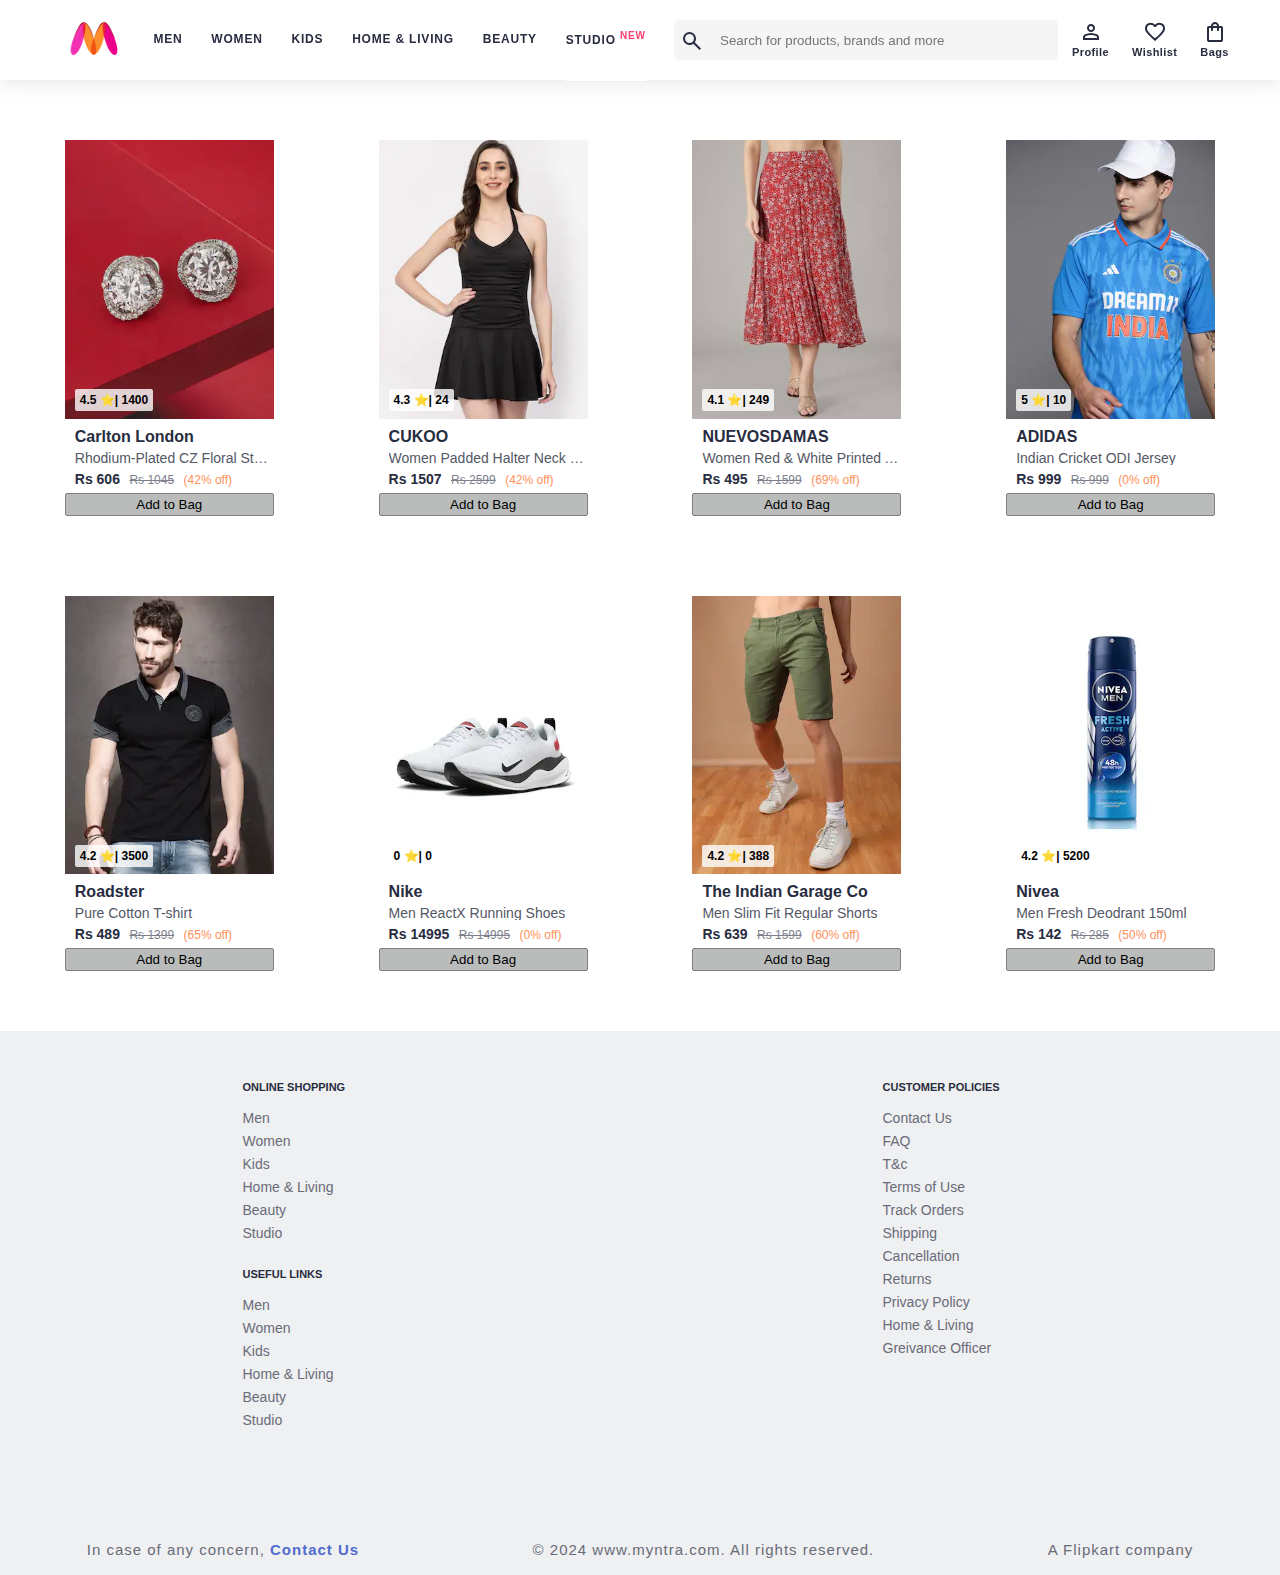
<file: 1-pre-built-bundle/old-clone-my/index.html>
<!DOCTYPE html>
<html lang="en">
<head>
    
    <link rel="stylesheet" href="css/index.css">
    <link rel="stylesheet" href="https://fonts.googleapis.com/css2?family=Material+Symbols+Outlined:opsz,wght,FILL,GRAD@20..48,100..700,0..1,-50..200" />
    <title>Myntra Clone</title>
</head>
<body>
    <header>
        <div class="logo_container">
            <a href="index.html"><img class="myntra_logo" src="images/myntra_logo.webp" alt="myntra_logo"></a>
        </div>
        <nav class="nav_bar">
            <a id="Men" href="#">Men</a>
            <a id="Women" href="#">Women</a>
            <a id="Kids" href="#">Kids</a>
            <a id="Home" href="#">Home & Living</a>
            <a  id="Beauty" href="#">Beauty</a>
            <a id="Studio" href="#">Studio <sup>New</sup></a>
        </nav>
        <div class="search_bar">
            <span class="material-symbols-outlined">
                search
            </span>
            <input placeholder="Search for products, brands and more">
        </div>
        <a class="add-to-cart" href="pages/bag.html">
        <div class="action_bar">
        
          <div class="action-container">
            <span class="material-symbols-outlined">
                person
            </span>
            <span>Profile</span>
          </div>
           
          <div class="action-container">
            <span class="material-symbols-outlined">
                favorite
            </span>
            <span>Wishlist</span>
          </div>
            
          <div class="action-container">
            <span class="material-symbols-outlined">
                shopping_bag
            </span>
            <span>Bags</span>
            <span class="bag-item-count">0</span>
          </div>
       
        </div>
    </a>
    </header>
    <main>     
       <div class="items-container">
          
       </div>
    </main>
    <footer>
    <div class="footer-container">
        <div class="left-most1">
            <h3 class="online-shopping">online shopping</h3>
                <div class="footer-container1">
                    <a  href="#">Men</a>
                    <a  href="#">Women</a>
                    <a  href="#">Kids</a>
                    <a  href="#">Home & Living</a>
                    <a   href="#">Beauty</a>
                    <a  href="#">Studio </a>
                </div>
                <h3 class="usefull-link">USEFUL LINKS</h3>
                <div class="footer-container1">
                    <a  href="#">Men</a>
                    <a  href="#">Women</a>
                    <a  href="#">Kids</a>
                    <a  href="#">Home & Living</a>
                    <a   href="#">Beauty</a>
                    <a  href="#">Studio </a>
                </div>
        </div>    
        <div class="left-most1">
            <h3 class="online-shopping">CUSTOMER POLICIES</h3>
                <div class="footer-container1">
                    <a  href="#">Contact Us</a>
                    <a  href="#">FAQ</a>
                    <a  href="#">T&c</a>
                    <a  href="#">Terms of Use</a>
                    <a   href="#">Track Orders</a>
                    <a  href="#">Shipping </a>
                    <a  href="#">Cancellation</a>
                    <a  href="#">Returns</a>
                    <a  href="#">Privacy Policy</a>
                    <a  href="#">Home & Living</a>
                    <a   href="#">Greivance Officer</a>
                </div>
                
        </div> 
        
        
    </div>
    <div class="copy-right">
        <p>In case of any concern, <span>Contact Us</span></p>
        <p>© 2024 www.myntra.com. All rights reserved.</p>
        <p>A Flipkart company</p>
         
    </div>
</footer>
  <script src="data/items.js"></script>
  <script src="script/index.js"></script>
</body>
</html>
</file>
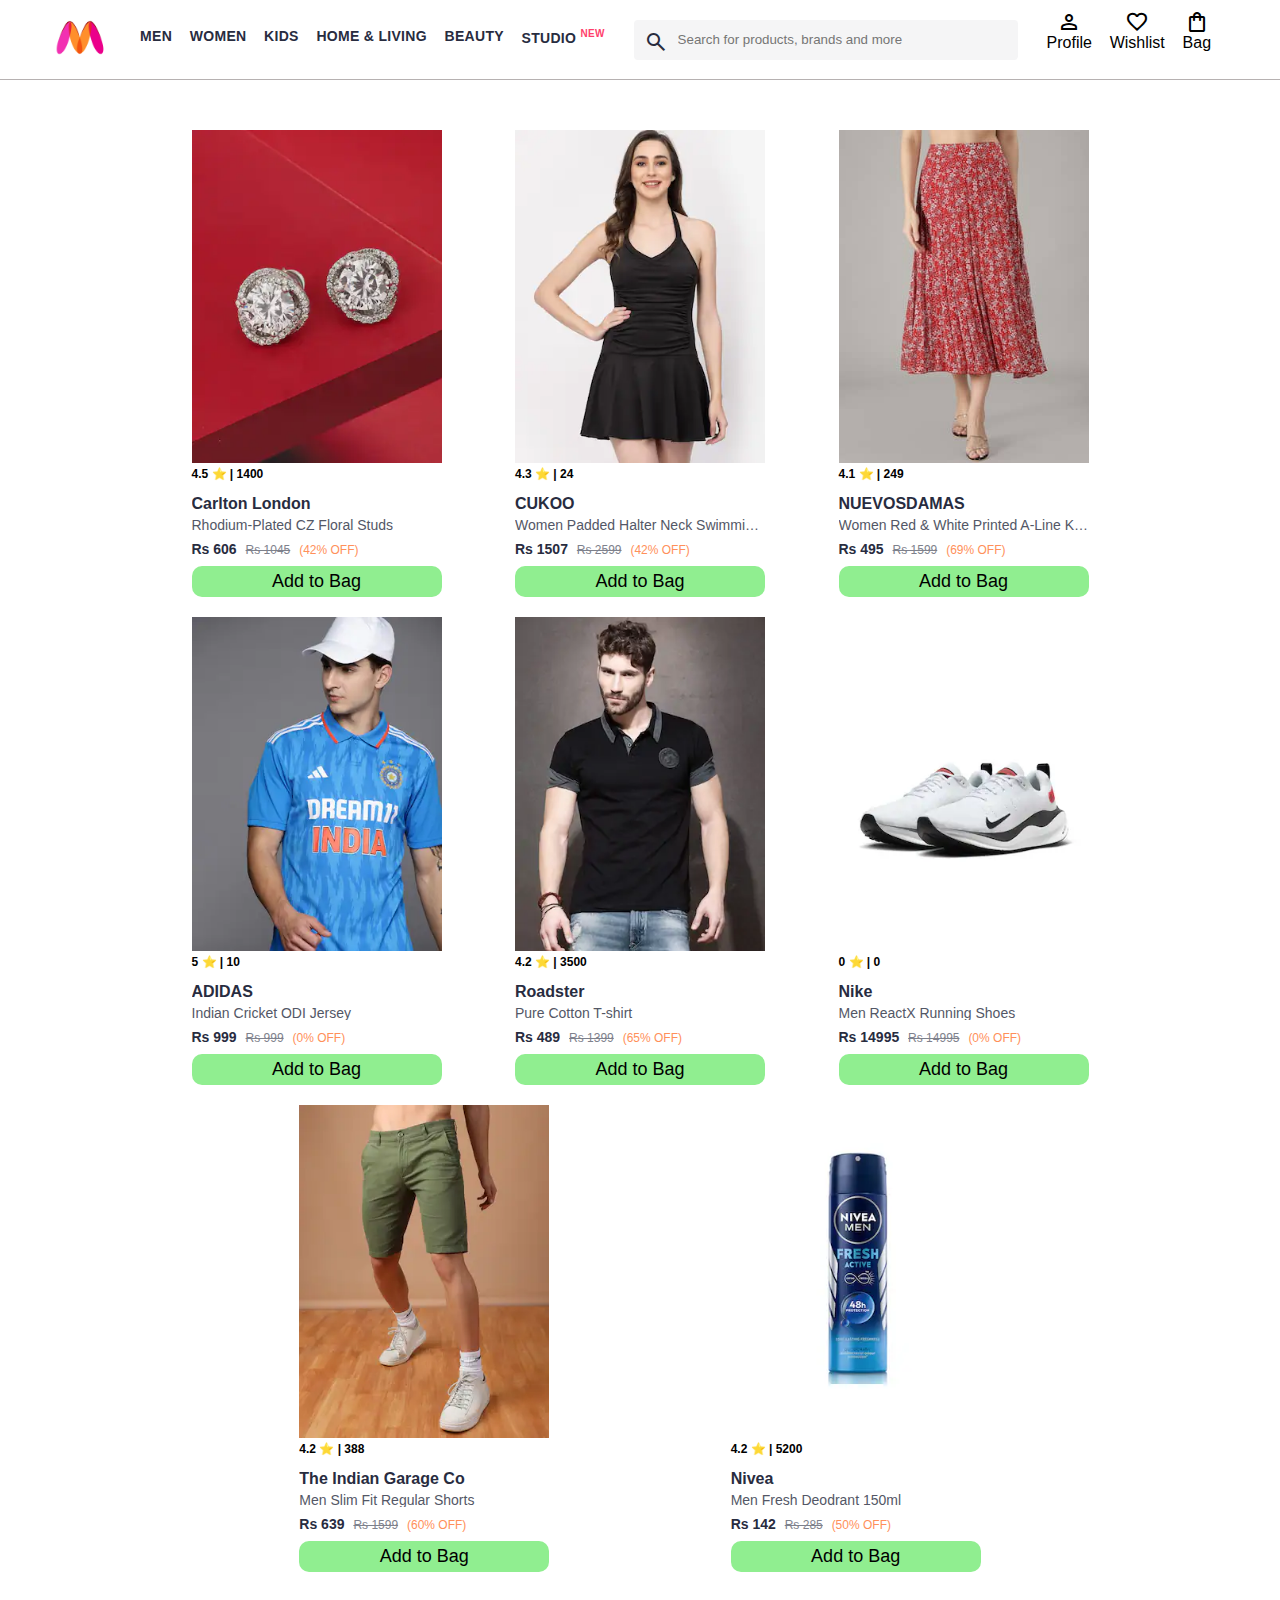
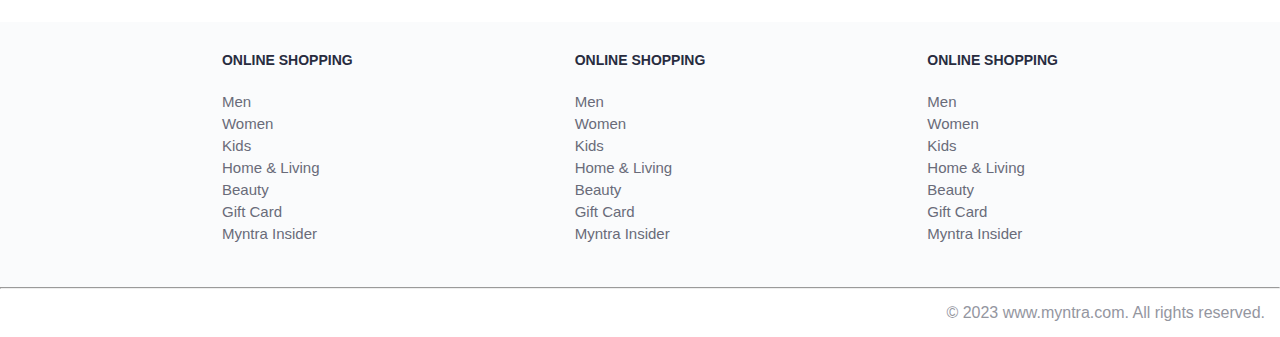
<file: 1-pre-built-bundle/old-clone/index.html>
<!DOCTYPE html>
<html lang="en">
<head>
    <title>Myntra Functional Clone</title>
    <link rel="stylesheet" href="css/index.css">
    <link rel="stylesheet" href="https://fonts.googleapis.com/css2?family=Material+Symbols+Outlined:opsz,wght,FILL,GRAD@20..48,100..700,0..1,-50..200" />
</head>
<body>
    <header>
        <div class="logo_container">
            <a href="#"><img class="myntra_home" src="images/myntra_logo.webp" alt="Myntra Home"></a>
        </div>
        <nav class="nav_bar">
            <a href="#">Men</a>
            <a href="#">Women</a>
            <a href="#">Kids</a>
            <a href="#">Home & Living</a>
            <a href="#">Beauty</a>
            <a href="#">Studio <sup>New</sup></a>
        </nav>
        <div class="search_bar">
            <span class="material-symbols-outlined search_icon">search</span>
            <input class="search_input" placeholder="Search for products, brands and more">
        </div>
        <div class="action_bar">
            <div class="action_container">
                <span class="material-symbols-outlined action_icon">person</span>
                <span class="action_name">Profile</span>
            </div>

            <div class="action_container">
                <span class="material-symbols-outlined action_icon">favorite</span>
                <span class="action_name">Wishlist</span>
            </div>

            <a class="action_container" href="pages/bag.html">
                <span class="material-symbols-outlined action_icon">shopping_bag</span>
                <span class="action_name">Bag</span>
                <span class="bag-item-count">0</span>
            </a>
        </div>
    </header>
    <main>
        <div class="items-container">
        </div>
    </main>
    <footer>
        <div class="footer_container">
            <div class="footer_column">
                <h3>ONLINE SHOPPING</h3>

                <a href="#">Men</a>
                <a href="#">Women</a>
                <a href="#">Kids</a>
                <a href="#">Home & Living</a>
                <a href="#">Beauty</a>
                <a href="#">Gift Card</a>
                <a href="#">Myntra Insider</a>
            </div>

            <div class="footer_column">
                <h3>ONLINE SHOPPING</h3>

                <a href="#">Men</a>
                <a href="#">Women</a>
                <a href="#">Kids</a>
                <a href="#">Home & Living</a>
                <a href="#">Beauty</a>
                <a href="#">Gift Card</a>
                <a href="#">Myntra Insider</a>
            </div>

            <div class="footer_column">
                <h3>ONLINE SHOPPING</h3>

                <a href="#">Men</a>
                <a href="#">Women</a>
                <a href="#">Kids</a>
                <a href="#">Home & Living</a>
                <a href="#">Beauty</a>
                <a href="#">Gift Card</a>
                <a href="#">Myntra Insider</a>
            </div>
        </div>
        <hr>

        <div class="copyright">
            © 2023 www.myntra.com. All rights reserved.
        </div>
    </footer>
    <script src="data/items.js"></script>
    <script src="scripts/index.js"></script>
</body>
</html>
</file>
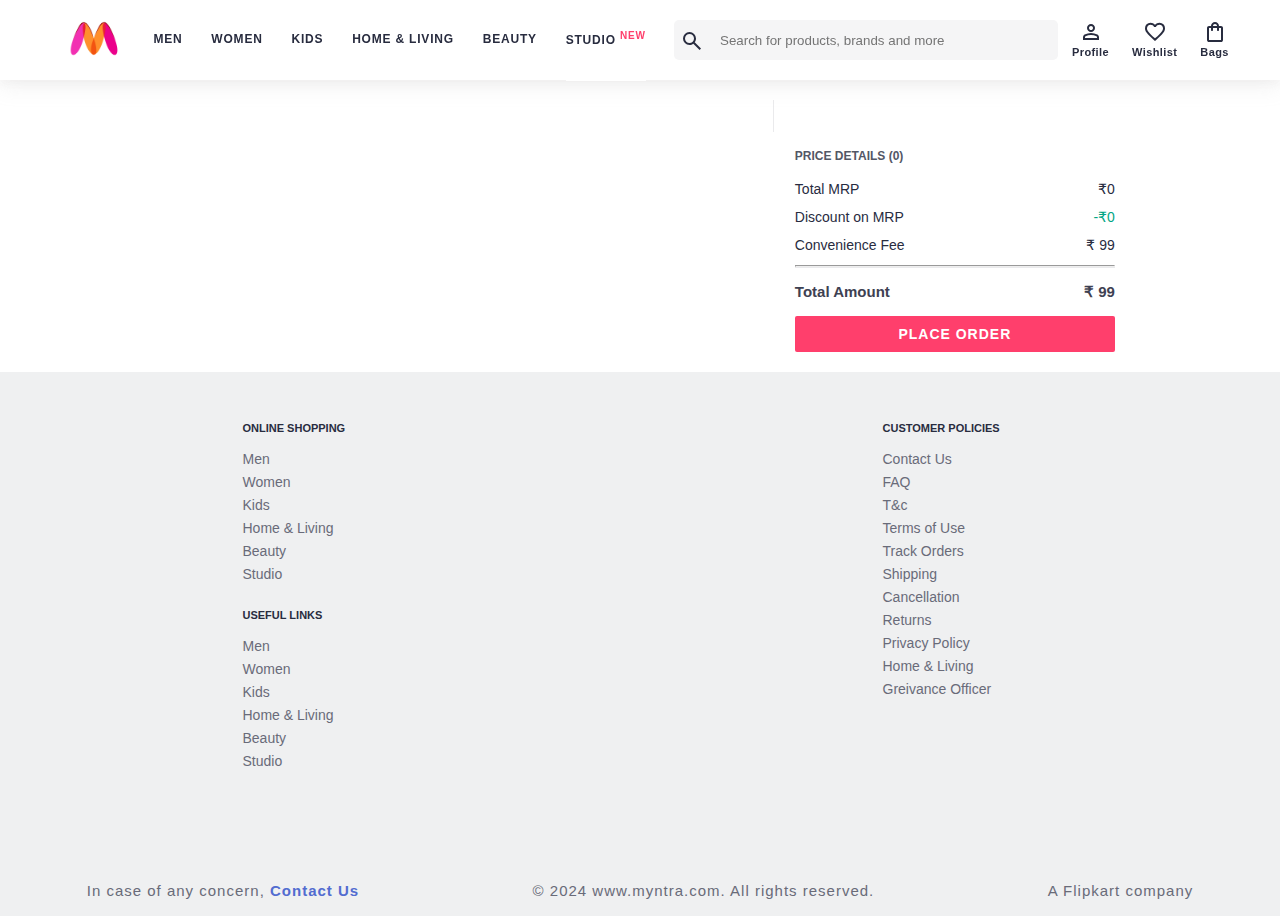
<file: 1-pre-built-bundle/old-clone-my/pages/bag.html>
<!DOCTYPE html>
<html lang="en">
<head>
    <title>Myntra Clone</title>
    <link rel="stylesheet" href="../css/index.css">
    <link rel="stylesheet" href="../css/bag.css">
    <link rel="stylesheet" href="https://fonts.googleapis.com/css2?family=Material+Symbols+Outlined:opsz,wght,FILL,GRAD@20..48,100..700,0..1,-50..200" />
</head>
<body>
    <header>
      <div class="logo_container"><a href="../index.html"><img class="myntra_logo" src="../images/myntra_logo.webp" alt="myntra_logo"></a></div>
      <nav class="nav_bar">
          <a id="Men" href="#">Men</a>
          <a id="Women" href="#">Women</a>
          <a id="Kids" href="#">Kids</a>
          <a id="Home" href="#">Home & Living</a>
          <a  id="Beauty" href="#">Beauty</a>
          <a id="Studio" href="#">Studio <sup>New</sup></a>
      </nav>
      <div class="search_bar">
          <span class="material-symbols-outlined">
              search
          </span>
          <input placeholder="Search for products, brands and more">
      </div>
      <a class="add-to-cart" href="pages/bag.html">
      <div class="action_bar">
      
        <div class="action-container">
          <span class="material-symbols-outlined">
              person
          </span>
          <span>Profile</span>
        </div>
         
        <div class="action-container">
          <span class="material-symbols-outlined">
              favorite
          </span>
          <span>Wishlist</span>
        </div>
          
        <div class="action-container">
          <span class="material-symbols-outlined">
              shopping_bag
          </span>
          <span>Bags</span>
          <span class="bag-item-count">0</span>
        </div>
     
      </div>
  </a>
    </header>
    <main>
      <div class="bag-page">
        <div class="bag-items-container">
          

        </div>
        <div class="bag-summary">
          
        </div>

      </div>
    </main>
    <footer>
       
         <div class="footer-container">
        <div class="left-most1">
          <h3 class="online-shopping">online shopping</h3>
              <div class="footer-container1">
                  <a  href="#">Men</a>
                  <a  href="#">Women</a>
                  <a  href="#">Kids</a>
                  <a  href="#">Home & Living</a>
                  <a   href="#">Beauty</a>
                  <a  href="#">Studio </a>
              </div>
              <h3 class="usefull-link">USEFUL LINKS</h3>
              <div class="footer-container1">
                  <a  href="#">Men</a>
                  <a  href="#">Women</a>
                  <a  href="#">Kids</a>
                  <a  href="#">Home & Living</a>
                  <a   href="#">Beauty</a>
                  <a  href="#">Studio </a>
              </div>
      </div>    
      <div class="left-most1">
          <h3 class="online-shopping">CUSTOMER POLICIES</h3>
              <div class="footer-container1">
                  <a  href="#">Contact Us</a>
                  <a  href="#">FAQ</a>
                  <a  href="#">T&c</a>
                  <a  href="#">Terms of Use</a>
                  <a   href="#">Track Orders</a>
                  <a  href="#">Shipping </a>
                  <a  href="#">Cancellation</a>
                  <a  href="#">Returns</a>
                  <a  href="#">Privacy Policy</a>
                  <a  href="#">Home & Living</a>
                  <a   href="#">Greivance Officer</a>
              </div>
              
      </div> 
      
      
  </div>
  <div class="copy-right">
      <p>In case of any concern, <span>Contact Us</span></p>
      <p>© 2024 www.myntra.com. All rights reserved.</p>
      <p>A Flipkart company</p>
       
  </div>

    </footer>
    <script src="../data/items.js"></script>
    <script src="../script/index.js"></script>
    <script src="../script/bag.js"></script>
</body>
</html>
</file>
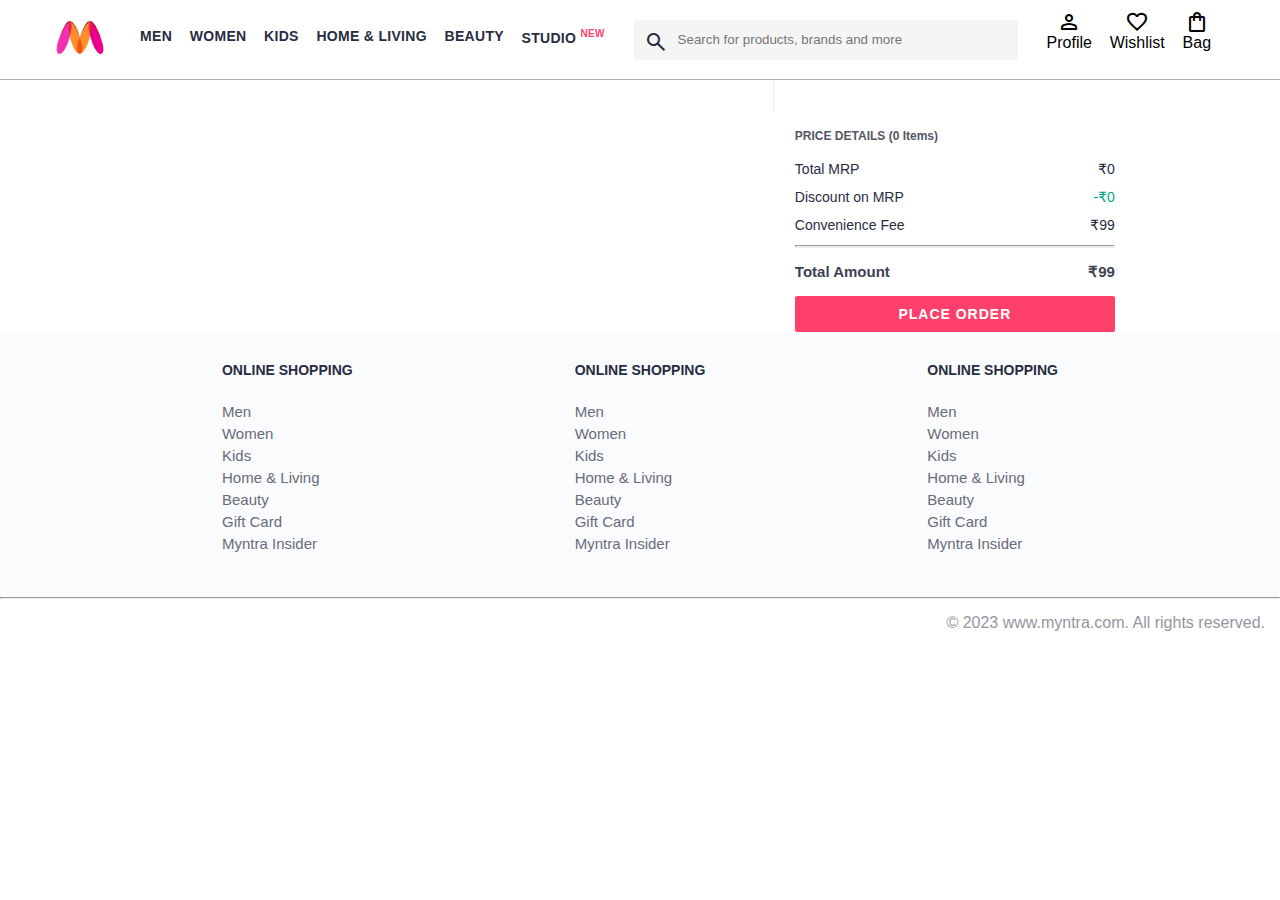
<file: 1-pre-built-bundle/old-clone/pages/bag.html>
<!DOCTYPE html>
<html lang="en">
<head>
    <title>Myntra Clone</title>
    <link rel="stylesheet" href="../css/index.css">
    <link rel="stylesheet" href="../css/bag.css">
    <link rel="stylesheet" href="https://fonts.googleapis.com/css2?family=Material+Symbols+Outlined:opsz,wght,FILL,GRAD@20..48,100..700,0..1,-50..200" />
</head>
<body>
    <header>
        <div class="logo_container">
            <a href="#"><img class="myntra_home" src="../images/myntra_logo.webp" alt="Myntra Home"></a>
        </div>
        <nav class="nav_bar">
            <a href="#">Men</a>
            <a href="#">Women</a>
            <a href="#">Kids</a>
            <a href="#">Home & Living</a>
            <a href="#">Beauty</a>
            <a href="#">Studio <sup>New</sup></a>
        </nav>
        <div class="search_bar">
            <span class="material-symbols-outlined search_icon">search</span>
            <input class="search_input" placeholder="Search for products, brands and more">
        </div>
        <div class="action_bar">
            <div class="action_container">
                <span class="material-symbols-outlined action_icon">person</span>
                <span class="action_name">Profile</span>
            </div>

            <div class="action_container">
                <span class="material-symbols-outlined action_icon">favorite</span>
                <span class="action_name">Wishlist</span>
            </div>

            <div class="action_container">
                <span class="material-symbols-outlined action_icon">shopping_bag</span>
                <span class="action_name">Bag</span>
                <span class="bag-item-count">0</span>
            </div>
        </div>
    </header>
    <main>
      <div class="bag-page">
        <div class="bag-items-container">
        </div>
        <div class="bag-summary">
        </div>

      </div>
    </main>
    <footer>
        <div class="footer_container">
            <div class="footer_column">
                <h3>ONLINE SHOPPING</h3>

                <a href="#">Men</a>
                <a href="#">Women</a>
                <a href="#">Kids</a>
                <a href="#">Home & Living</a>
                <a href="#">Beauty</a>
                <a href="#">Gift Card</a>
                <a href="#">Myntra Insider</a>
            </div>

            <div class="footer_column">
                <h3>ONLINE SHOPPING</h3>

                <a href="#">Men</a>
                <a href="#">Women</a>
                <a href="#">Kids</a>
                <a href="#">Home & Living</a>
                <a href="#">Beauty</a>
                <a href="#">Gift Card</a>
                <a href="#">Myntra Insider</a>
            </div>

            <div class="footer_column">
                <h3>ONLINE SHOPPING</h3>

                <a href="#">Men</a>
                <a href="#">Women</a>
                <a href="#">Kids</a>
                <a href="#">Home & Living</a>
                <a href="#">Beauty</a>
                <a href="#">Gift Card</a>
                <a href="#">Myntra Insider</a>
            </div>
        </div>
        <hr>

        <div class="copyright">
            © 2023 www.myntra.com. All rights reserved.
        </div>
    </footer>
    <script src="../data/items.js"></script>
    <script src="../scripts/index.js"></script>
    <script src="../scripts/bag.js"></script>
</body>
</html>
</file>
<file: 1-pre-built-bundle/old-clone-my/css/index.css>
* {
  margin: 0;
  padding: 0;
  font-family: Assistant, -apple-system, BlinkMacSystemFont, Segoe UI, Roboto,
    Helvetica, Arial, sans-serif;
  box-sizing: border-box;
}
header {
  position: fixed;
  top: 0;
  left: 0;
  z-index: 3;
  background-color: white;
  display: flex;
  justify-content: space-evenly;
  /* background-color: rgb(229, 184, 184); */
  height: 80px;
  width: 100%;
  /* border-bottom: 2px solid rgb(185, 182, 182); */
  align-items: center;
  box-shadow: 0 4px 8px 0 rgba(224, 222, 222, 0.2),
    0 6px 20px 0 rgba(182, 178, 178, 0.19);
}

.myntra_logo {
  height: 45px;
}

.logo_container {
  margin-left: 4%;
}

.nav_bar {
  min-width: 521px;
  height: 80px;
  display: flex;
  justify-content: space-around;
  align-items: center;
}
.nav_bar a {
  font-family: Assistant, -apple-system, BlinkMacSystemFont, Segoe UI, Roboto,
    Helvetica, Arial, sans-serif;
  text-transform: uppercase;
  letter-spacing: 0.8px;
  font-weight: 700;
  font-size: 12px;
  color: #282c3f;
  text-decoration: none;
  border-bottom: 3px solid #fff;
  padding: 30.5px 0px;
}
#Men:hover {
  border-bottom: 3px solid #f54e77;
}
#Women:hover {
  border-bottom: 3px solid #fb56c1;
}
#Kids:hover {
  border-bottom: 3px solid #f26a10;
}
#Home:hover {
  border-bottom: 3px solid #f2c210;
}
#Beauty:hover {
  border-bottom: 3px solid #0db7af;
}
#Studio:hover {
  border-bottom: 3px solid #ff3f6c;
}
.nav_bar a sup {
  font-size: 10px;
  text-align: left;
  color: #ff3f6c;
}
.search_bar {
  display: flex;
  min-width: 200px;
  width: 30%;
  height: 40px;
}
.search_bar span {
  color: #282c3f;
  width: 40px;
  height: 31px;
  background-color: #f5f5f6;
  box-sizing: content-box;
  padding: 9px 0px 0px 6px;
  border-radius: 5px 0px 0px 5px;
}
.search_bar input {
  flex-grow: 1;
  border: 0;
  outline: 0;
  background-color: #f5f5f6;
  border-radius: 0px 5px 5px 0px;
}
.action_bar {
  display: flex;
  height: 40px;
  min-width: 194px;
  gap: 23px;
}
.action-container {
  display: flex;
  flex-direction: column;
  font-size: 11px;
  font-weight: 700;
  align-items: center;
  padding-top: 10px;
  line-height: 7px;
  padding-top: 0;
  gap: 5px;
  letter-spacing: 0.4px;
}
.add-to-cart {
  text-decoration: none;
  color: #282c3f;
}
.bag-item-count {
  background-color: #f16565;
  white-space: nowrap;
  text-align: center;
  line-height: 18px;
  padding: 0 6px;
  height: 18px;
  position: relative;
  border-radius: 50%;
  color: #fff;
  left: 13px;
  top: -44px;
  font-weight: 700;
  cursor: pointer;
}

/* .banner_container {
  padding: 40px 0px 10px 0px;
}

.banner_img {
  width: 100%;
}
.category_heading {
  width: 799px;
  text-transform: uppercase;
  color: #3e4152;
  letter-spacing: 0.15em;
  font-size: 1.8em;
  margin: 60px 0 50px 20px;
  max-height: 5em;
  font-weight: 700;
}
.category_items {
  padding: 20px 0 15px 0;
  display: flex;
  justify-content: space-around;
  flex-wrap: wrap;
}
.img1 {
  width: 214px;
}
.category_items2 {
  padding: 20px 0 15px 0;
  display: flex;
  justify-content: space-evenly;
  flex-wrap: wrap;
}
.img2 {
  margin-bottom: 20px;
  width: 190px;
  height: 260px;
  object-fit: cover;
} */

.footer-container {
  margin-top: 20px;
  display: flex;
  justify-content: space-around;
  background-color: #eff0f1fe;
  padding: 30px 0px 40px 0px;
}
.left-most1 {
  width: 155px;
  height: 440px;
  padding: 0 20px 0 0;
}
.footer-container1 {
  display: flex;
  flex-direction: column;
}
.footer-container h3 {
  margin-top: 20px;
  text-transform: uppercase;
  color: #282c3f;
  font-size: 11px;
  font-weight: 700;
  padding-bottom: 17px;
}
.footer-container1 a {
  font-size: 14px;
  padding: 0px 0px 7px 0px;
  text-decoration: none;
  color: #696b79;
}
.copy-right {
  background-color: #eff0f1fe;
  display: flex;
  justify-content: space-around;

  color: #696b79;
  letter-spacing: 1px;
  padding-bottom: 17px;
}
.copy-right p {
  font-size: 15px;
  font-weight: 400;
}
.copy-right span {
  text-decoration: none;
  font-weight: 700;
  color: #526cd0;
}

.items-container {
  margin-top: 100px;
  display: flex;
  justify-content: space-evenly;
  flex-wrap: wrap;
}
.items-container {
  width: 100%;
}

.item-container {
  position: relative;
  margin: 40px;
  width: 209px;
}

.item-image {
  width: 100%;
}
.item-info {
  margin: 6px 0px 5px 10px;
}
.rating {
  z-index: 1;
  position: absolute;
  background-color: hsla(0, 0%, 100%, 0.8);
  font-size: 12px;
  font-weight: 700;
  top: 249px;
  left: 10px;
  padding: 4px 5px;
  border-radius: 2px;
}
.company {
  font-size: 16px;
  font-weight: 700;
  line-height: 1;
  color: #282c3f;
  margin-bottom: 6px;
  overflow: hidden;
  text-overflow: ellipsis;
  white-space: nowrap;
}

.item-name {
  color: #535766;
  font-size: 14px;
  line-height: 1;
  margin-bottom: 0;
  margin-top: 0;
  overflow: hidden;
  text-overflow: ellipsis;
  white-space: nowrap;
  font-weight: 400;
  display: block;
}
.price {
  margin: 5px 0px 3px 0px;
}
.current-price {
  font-size: 14px;
  font-weight: 700;
  color: #282c3f;
}

.original-price {
  text-decoration: line-through;
  color: #7e818c;
  font-weight: 400;
  margin-left: 5px;
  font-size: 12px;
}
.discount {
  color: #ff905a;
  font-weight: 400;
  font-size: 12px;
  margin-left: 5px;
}
.btn-add-bag {
  width: 100%;
  padding: 3px 60px;
  border: 1px solid gray;
  border-radius: 2px;
  background: #b9bcba;
  cursor: pointer;
}
.btn-add-bag:hover {
  background-color: #44bd56;
  border: 1px solid rgb(213, 209, 209);
  color: #f5f5f6;
}
</file>
<file: 1-pre-built-bundle/old-clone/css/index.css>
/***************** Item Page CSS **************************/
/*.action_container {
    text-decoration: none;
}
a.action_container:link {
    color:black;
}
.item-details {
    cursor: pointer;
    width: 250px;
    margin: 10px;
}
.stars {
    font-size: 12px;
    font-weight: 700;
    text-align: left;
}
.company {
    font-size: 18px;
    font-weight: 700;
    line-height: 1;
    color: #282c3f;
    margin-bottom: 6px;
    overflow: hidden;
    text-overflow: ellipsis;
    white-space: nowrap;
    margin-top: 20px;
}
.item-name {
    color: #535766;
    font-size: 16px;
    line-height: 1;
    margin-bottom: 0;
    margin-top: 0;
    overflow: hidden;
    text-overflow: ellipsis;
    white-space: nowrap;
    font-weight: 400;
    display: block;
}
.price-container {
    margin-top: 10px;
}
.current-price {
    font-size: 14px;
    font-weight: 700;
    color: #282c3f;
}
.original-price {
    text-decoration: line-through;
    color: #7e818c;
    font-weight: 400;
    margin-left: 5px;
    font-size: 12px;
}
.discount-percentage {
    color: #ff905a;
    font-weight: 400;
    font-size: 12px;
    margin-left: 5px;
}
.btn-bag {
    background-color: lightgreen;
    border: none;
    padding: 5px 15px;
    border-radius: 10px;
    width: 100%;
    margin-top: 7px;
    font-size: 20px;
    cursor: pointer;
}
.bag-items {
    background-color: #f16565;
    white-space: nowrap;
    text-align: center;
    line-height: 18px;
    padding: 0 6px;
    height: 18px;
    position: relative;
    border-radius: 50%;
    font-size: 12px;
    color: #fff;
    left: 13px;
    top: -44px;
    font-weight: 700;
    cursor: pointer;
}*/

* {
    margin: 0;
    padding: 0;
    font-family: Assistant,-apple-system,BlinkMacSystemFont,Segoe UI,Roboto,Helvetica,Arial,sans-serif;
    box-sizing: border-box;
}
header {
    display: flex;
    background-color: #ffffff;
    height: 80px;
    justify-content: space-between;
    align-items: center;
    border-bottom: 1px solid #b6b1b1;
}
.myntra_home {
    height: 45px;
}
.logo_container {
    margin-left: 4%;
}
.action_bar {
    margin-right: 4%;
}
.nav_bar {
    display: flex;
    min-width: 500px;
    justify-content: space-evenly;
}
.nav_bar a {
    font-size: 14px;
    letter-spacing: .3px;
    color: #282c3f;
    font-weight: 700;
    text-transform: uppercase;
    text-decoration: none;
    padding: 28px 0;
    border-bottom: 5px solid #ffffff;
}
.nav_bar a:hover {
    border-bottom: 4px solid #f54e77;
}

.nav_bar a sup {
    color: #ff3f6c;
    font-size: 10px;
}

.search_bar {
    height: 40px;
    min-width: 200px;
    width: 30%;
    display: flex;
    align-items: center;
}
.search_icon {
    box-sizing: content-box;
    height: 20px;
    padding: 10px;

    background-color: #f5f5f6;
    color: #282c3f;
    font-weight: 300;
    border-radius: 4px 0 0 4px;
}
.search_input {
    color: #696e79;
    background-color: #f5f5f6;
    flex-grow: 1;
    height: 40px;
    border: 0;
    border-radius: 0 4px 4px 0;
}

.action_bar {
    display: flex;
    min-width: 200px;
    justify-content: space-evenly;
}

.action_container {
    display: flex;
    flex-direction: column;
    align-items: center;
}

/* Main section */
.banner_container {
    margin: 40px 0;
}
.banner_image {
    width: 100%;
}

.category_heading {
    text-transform: uppercase;
    color: #3e4152;
    letter-spacing: .15em;
    font-size: 1.8em;
    margin: 50px 0 10px 30px;
    max-height: 5em;
    font-weight: 700;
}

.category-items, .items-container {
    width: 80%;
    margin: 50px 10%;
    display: flex;
    flex-wrap: wrap;
    justify-content: space-evenly;
}

.sale_item {
    width: 250px;
}

.footer_container {
    padding: 30px 0px 40px 0px;
    background: #FAFBFC;
    display: flex;
    justify-content: space-evenly;
}

.footer_column {
    display: flex;
    flex-direction: column;
}

.footer_column h3 {
    color: #282c3f;
    font-size: 14px;
    margin-bottom: 25px;
}

.footer_column a {
    color: #696b79;
    font-size: 15px;
    text-decoration: none;
    padding-bottom: 5px;
}

.copyright {
    color: #94969f;
    text-align: end;
    padding: 15px;
}

.items-container {
    width: 80%;
    margin: 40px 10%;
}
.item-container {
    width: 250px;
    margin: 10px;
}
.item-image {
    width: 100%;
}
.rating {
    font-size: 12px;
    font-weight: 700;
}
.company-name {
    margin-top: 15px;
    font-size: 16px;
    font-weight: 700;
    line-height: 1;
    color: #282c3f;
    margin-bottom: 6px;
    overflow: hidden;
    text-overflow: ellipsis;
    white-space: nowrap;
}
.item-name {
    color: #535766;
    font-size: 14px;
    line-height: 1;
    margin-bottom: 0;
    margin-top: 0;
    overflow: hidden;
    text-overflow: ellipsis;
    white-space: nowrap;
    font-weight: 400;
    display: block;
}
.price {
    margin-top: 10px;
    font-size: 14px;
    line-height: 15px;
    color: #282c3f;
    white-space: nowrap;
}
.current-price {
    font-size: 14px;
    font-weight: 700;
    color: #282c3f;
}
.original-price {
    text-decoration: line-through;
    color: #7e818c;
    font-weight: 400;
    margin-left: 5px;
    font-size: 12px;
}
.discount {
    color: #ff905a;
    font-weight: 400;
    font-size: 12px;
    margin-left: 5px;
}
.btn-add-bag {
    margin-top: 8px;
    font-size: 18px;
    width: 100%;
    background-color: lightgreen;
    border: none;
    padding: 5px 15px;
    border-radius: 10px;
    cursor: pointer;
}
.bag-item-count {
    background-color: #f16565;
    white-space: nowrap;
    text-align: center;
    line-height: 18px;
    padding: 0 6px;
    height: 18px;
    position: relative;
    border-radius: 50%;
    font-size: 12px;
    color: #fff;
    left: 13px;
    top: -44px;
    font-weight: 700;
    cursor: pointer;
}
.action_container {
    text-decoration: none;
}
a.action_container:link {
    color:black;
}
</file>
<file: 1-pre-built-bundle/old-clone-my/css/bag.css>
.bag-items-container {
  display: inline-block;
  width: 64%;
  padding-right: 20px;
  border-right: 1px solid #eaeaec;
  padding-top: 32px;
  color: #282c3f;
  font-size: 13px;
  line-height: 1.42857143;
}

.bag-page {
  width: 75%;
  margin-left: 12.5%;
  margin-top: 100px;
}

.bag-summary {
  vertical-align: top;
  display: inline-block;
  width: 35%;
  padding: 24px 0 0 16px;
  color: #282c3f;
  font-size: 13px;
  line-height: 1.42857143;
}

.bag-details-container {
  margin-bottom: 16px;
}

.price-header {
  font-size: 12px;
  font-weight: 700;
  margin: 24px 0 16px;
  color: #535766;
}

.price-item {
  margin-bottom: 12px;
  line-height: 16px;
  font-size: 14px;
  color: #282c3f;
}

.price-item-value {
  float: right;
}

.priceDetail-base-discount {
  color: #03a685;
}

.price-footer {
  font-weight: 700;
  font-size: 15px;
  padding-top: 16px;
  border-top: 1px solid #eaeaec;
  color: #3e4152;
  line-height: 16px;
}

.btn-place-order {
  width: 100%;
  letter-spacing: 1px;
  font-size: 14px;
  font-weight: 600;
  border-radius: 2px;
  border-width: 0px;
  padding: 10px 16px;
  background-color: rgb(255, 63, 108);
  color: rgb(255, 255, 255);
  cursor: pointer;
}

.bag-item-container {
  margin-bottom: 8px;
  background: #fff;
  font-size: 14px;
  border: 1px solid #eaeaec;
  border-radius: 4px;
  position: relative;
  padding: 12px 12px 0;
}

.item-left-part {
  position: absolute;
  background: rgb(255, 242, 223);
  height: 148px;
  width: 111px;
}

.item-right-part {
  padding-left: 12px;
  position: relative;
  min-height: 148px;
  margin-left: 111px;
  margin-bottom: 12px;
}

.bag-item-img {
  width: 100%;
}

.return-period {
  display: inline-flex;
  font-size: 14px;
  padding-top: 8px;
}

.return-period-days {
  font-weight: 700;
  margin-right: 4px;
}

.delivery-details {
  margin-top: 5px;
  color: #282c3f;
  font-size: 12px;
  letter-spacing: -0.1px;
  margin-bottom: 8px;
  line-height: 15px;
}

.delivery-details-days {
  color: #03a685;
}

.remove-from-cart {
  position: absolute;
  font-size: 25px;
  top: 10px;
  right: 18px;
  width: 14px;
  height: 14px;
  cursor: pointer;
}
</file>
<file: 1-pre-built-bundle/old-clone/css/bag.css>
.bag-items-container {
  display: inline-block;
  width: 64%;
  padding-right: 20px;
  border-right: 1px solid #eaeaec;
  padding-top: 32px;
  color: #282c3f;
  font-size: 13px;
  line-height: 1.42857143;
}

.bag-page {
  width: 75%;
  margin-left: 12.5%;
}

.bag-summary {
  vertical-align: top;
  display: inline-block;
  width: 35%;
  padding: 24px 0 0 16px;
  color: #282c3f;
  font-size: 13px;
  line-height: 1.42857143;
}

.bag-details-container {
  margin-bottom: 16px;
}

.price-header {
  font-size: 12px;
  font-weight: 700;
  margin: 24px 0 16px;
  color: #535766;
}

.price-item {
  margin-bottom: 12px;
  line-height: 16px;
  font-size: 14px;
  color: #282c3f;
}

.price-item-value {
  float: right;
}

.priceDetail-base-discount {
  color: #03a685;
}

.price-footer {
  font-weight: 700;
  font-size: 15px;
  padding-top: 16px;
  border-top: 1px solid #eaeaec;
  color: #3e4152;
  line-height: 16px;
}

.btn-place-order {
  width: 100%;
  letter-spacing: 1px;
  font-size: 14px;
  font-weight: 600;
  border-radius: 2px;
  border-width: 0px;
  padding: 10px 16px;
  background-color: rgb(255, 63, 108);
  color: rgb(255, 255, 255);
  cursor: pointer;
}

.bag-item-container {
  margin-bottom: 8px;
  background: #fff;
  font-size: 14px;
  border: 1px solid #eaeaec;
  border-radius: 4px;
  position: relative;
  padding: 12px 12px 0;
}

.item-left-part {
  position: absolute;
  background: rgb(255, 242, 223);
  height: 148px;
  width: 111px;
}

.item-right-part {
  padding-left: 12px;
  position: relative;
  min-height: 148px;
  margin-left: 111px;
  margin-bottom: 12px;
}

.bag-item-img {
  width: 100%;
}

.return-period {
  display: inline-flex;
  font-size: 14px;
  padding-top: 8px;
}

.return-period-days {
  font-weight: 700;
  margin-right: 4px;
}

.delivery-details {
  margin-top: 5px;
  color: #282c3f;
  font-size: 12px;
  letter-spacing: -.1px;
  margin-bottom: 8px;
  line-height: 15px;
}

.delivery-details-days {
  color: #03a685;
}

.remove-from-cart {
  position: absolute;
  font-size: 25px;
  top: 10px;
  right: 18px;
  width: 14px;
  height: 14px;
  cursor: pointer;
}
</file>
